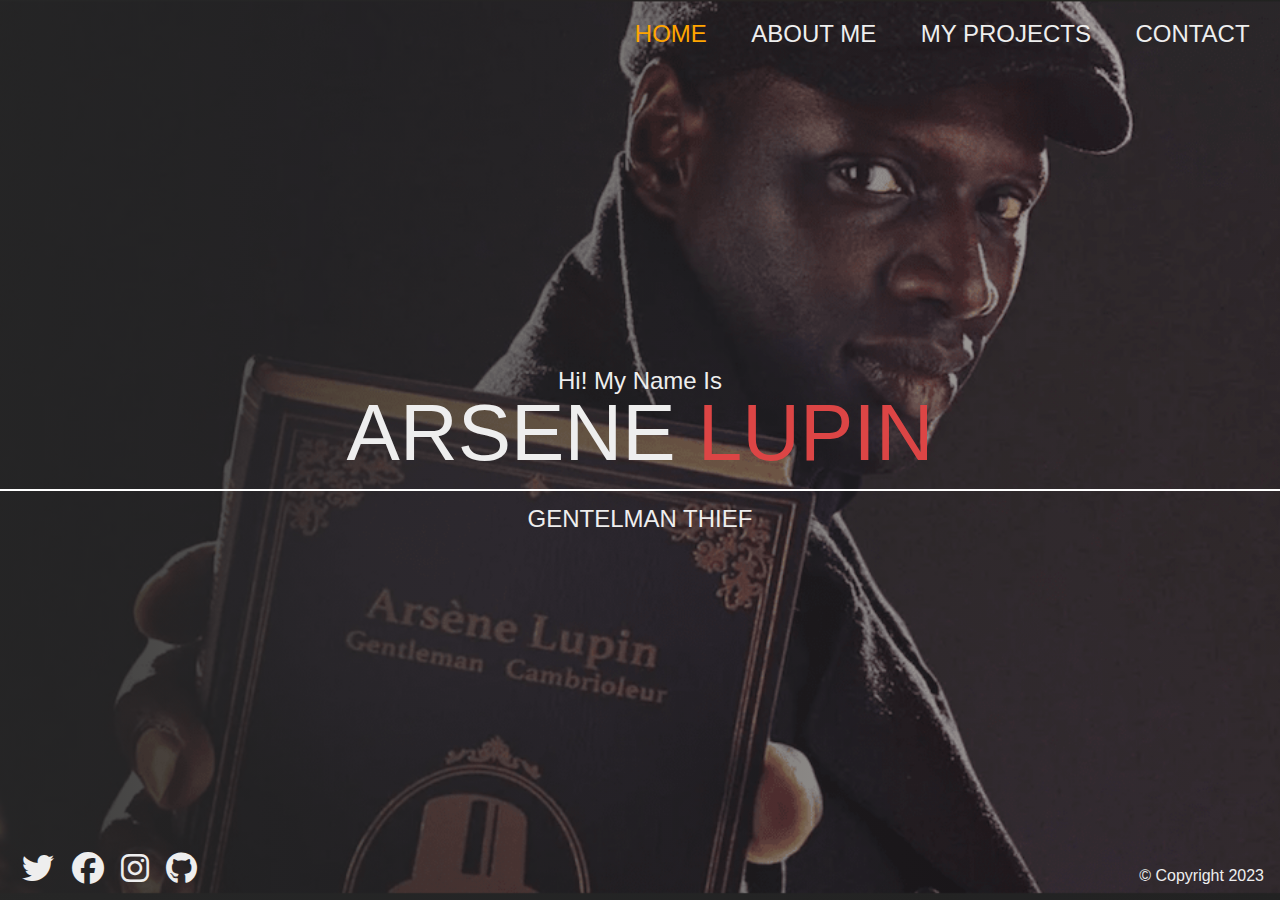
<file: index.html>
<!DOCTYPE html>
<html lang="en">
<head>
    <meta charset="UTF-8">
    <meta http-equiv="X-UA-Compatible" content="IE=edge">
    <meta name="viewport" content="width=device-width, initial-scale=1.0">
    <title>Document</title>
    <link rel="stylesheet" href="./css/main.css">
</head>
<body>
    <div class="home-bgImg-container">

      <!-- ! HOME NAV -->

            <nav class="nav">
                <ul class="nav_list">
                    <li class="nav_item"><a href="index.html" class="nav_link nav_link-active">Home</a></li>
                    <li class="nav_item"><a href="about.html" class="nav_link">About Me</a></li>
                    <li class="nav_item"><a href="proje.html" class="nav_link">My Projects</a></li>
                    <li class="nav_item"><a href="contact.html" class="nav_link">Contact</a></li>
                </ul>
            </nav>



            <!-- ! MAIN -->

            <main class="home">
                <h2>Hi! My Name Is </h2>
                <h1 class="home_name">ARSENE <span class="home_name-last"> LUPIN</span></h1>
                <h2>GENTELMAN THIEF</h2>
            </main>



<!--! HOME FOOTER -->
<footer class="horizontal">
    <div class="social-icons">
        <a href="#">
            <i class="fab fa-twitter fa-2x"></i>
        </a>
        <a href="#">
            <i class="fab fa-facebook fa-2x"></i>
        </a>
        <a href="#">
            <i class="fab fa-instagram fa-2x"></i>
        </a>
        <a href="#">
            <i class="fab fa-github fa-2x"></i>
        </a>
    </div>
    <div class="copyright">&copy; Copyright 2023</div>
</footer>












    </div>
   







</body>
</html>
</file>
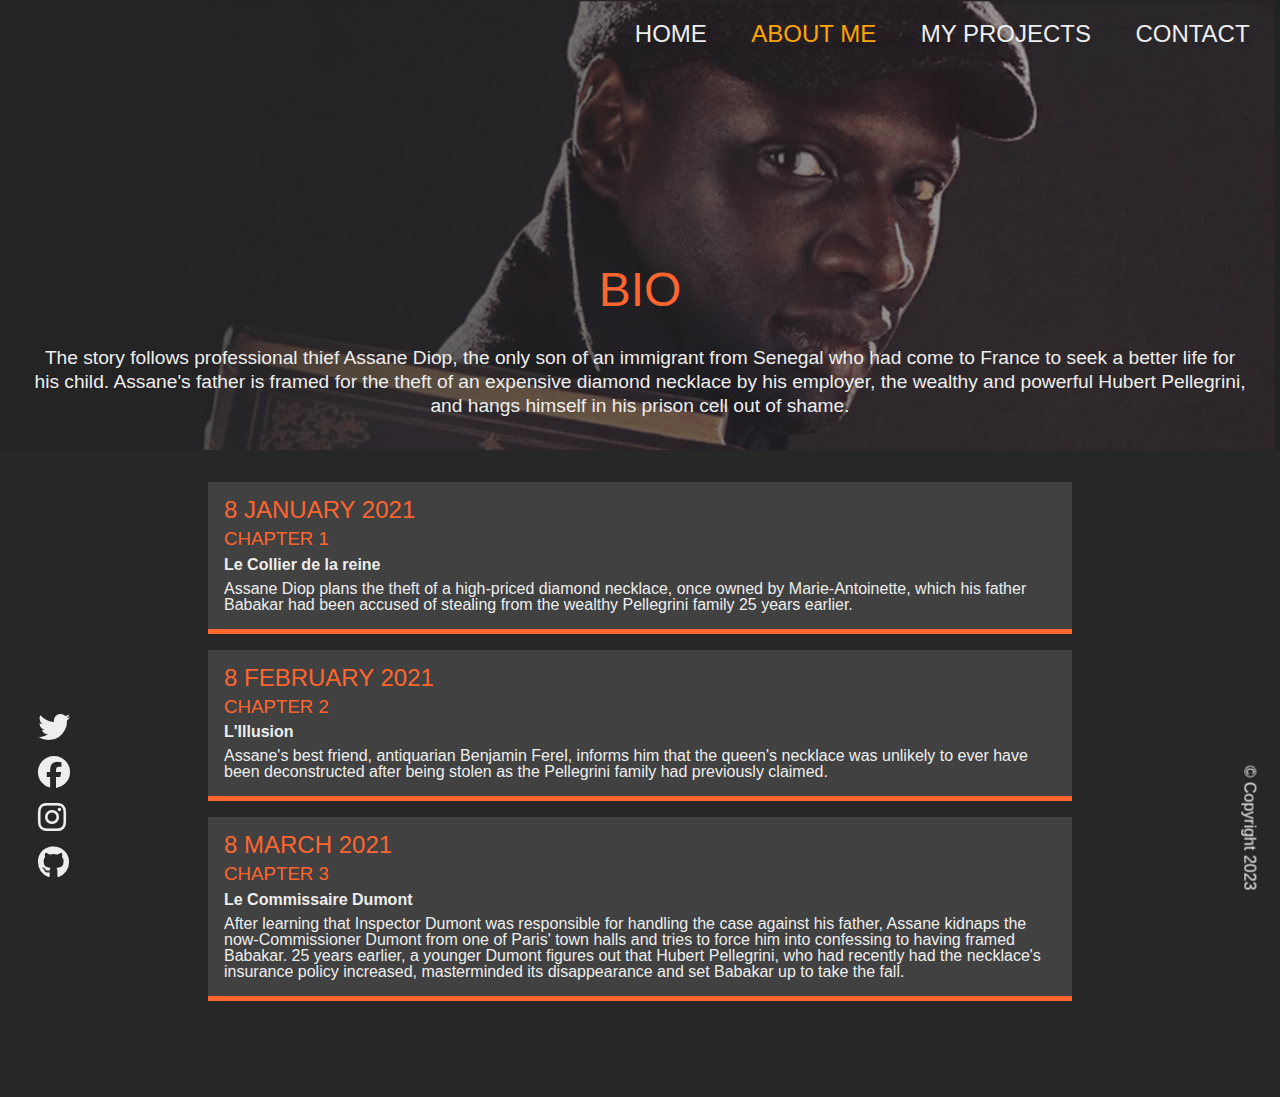
<file: about.html>
<!DOCTYPE html>
<html lang="en">

<head>
    <meta charset="UTF-8" />
    <meta http-equiv="X-UA-Compatible" content="IE=edge" />
    <meta name="viewport" content="width=device-width, initial-scale=1.0" />

    <link rel="stylesheet" href="./css/main.css" />
    <title>Portfolio-About</title>
</head>

<body>
    <div class="about-bgImg-container">
        <!-- ABOUT NAV -->
        <nav class="nav">
            <ul class="nav_list">
                <li class="nav_item">
                    <a href="index.html" class="nav_link">Home</a>
                </li>
                <li class="nav_item">
                    <a href="about.html" class="nav_link nav_link-active">About Me</a>
                </li>
                <li class="nav_item">
                    <a href="projects.html" class="nav_link">My Projects</a>
                </li>
                <li class="nav_item">
                    <a href="contact.html" class="nav_link">Contact</a>
                </li>
            </ul>
        </nav>

        <div class="about_bio-image">
            <h2> <span>BIO</span> </h2>
            <p>
            The story follows professional thief Assane Diop, the only son of an immigrant from Senegal who had come to France to
            seek a better life for his child. Assane's father is framed for the theft of an expensive diamond necklace by his
            employer, the wealthy and powerful Hubert Pellegrini, and hangs himself in his prison cell out of shame.
            </p>
        </div>
    </div>

    <!-- ABOUT MAIN -->

    <main class="about">
        <div class="about_container">
            <div class="about_job">
                <h2 class="text-secondary">8 JANUARY 2021</h2>
                <h3>CHAPTER 1</h3>
                <h6>Le Collier de la reine</h6>
                <p>
                    Assane Diop plans the theft of a high-priced diamond necklace, once owned by Marie-Antoinette, which his father Babakar
                    had been accused of stealing from the wealthy Pellegrini family 25 years earlier. 
                </p>
            </div>
            <div class="about_job">
                <h2 class="text-secondary">8 FEBRUARY 2021</h2>
                <h3>CHAPTER 2</h3>
                <h6>L'Illusion</h6>
                <p>
                    Assane's best friend, antiquarian Benjamin Ferel, informs him that the queen's necklace was unlikely to ever have been
                    deconstructed after being stolen as the Pellegrini family had previously claimed.
                </p>
            </div>
            <div class="about_job">
                <h2 class="text-secondary">8 MARCH 2021</h2>
                <h3>CHAPTER 3</h3>
                <h6>Le Commissaire Dumont</h6>
                <p>
                    After learning that Inspector Dumont was responsible for handling the case against his father, Assane kidnaps the
                    now-Commissioner Dumont from one of Paris' town halls and tries to force him into confessing to having framed Babakar.
                    25 years earlier, a younger Dumont figures out that Hubert Pellegrini, who had recently had the necklace's insurance
                    policy increased, masterminded its disappearance and set Babakar up to take the fall.
                </p>
            </div>
        </div>
    </main>

    <!-- ABOUT FOOTER -->
    <footer class="vertical">
        <div class="social-icons">
            <a href="#">
                <i class="fab fa-twitter fa-2x"></i>
            </a>
            <a href="#">
                <i class="fab fa-facebook fa-2x"></i>
            </a>
            <a href="#">
                <i class="fab fa-instagram fa-2x"></i>
            </a>
            <a href="#">
                <i class="fab fa-github fa-2x"></i>
            </a>
        </div>
        <div class="copyright">&copy; Copyright 2023</div>
    </footer>
</body>

</html>
</file>
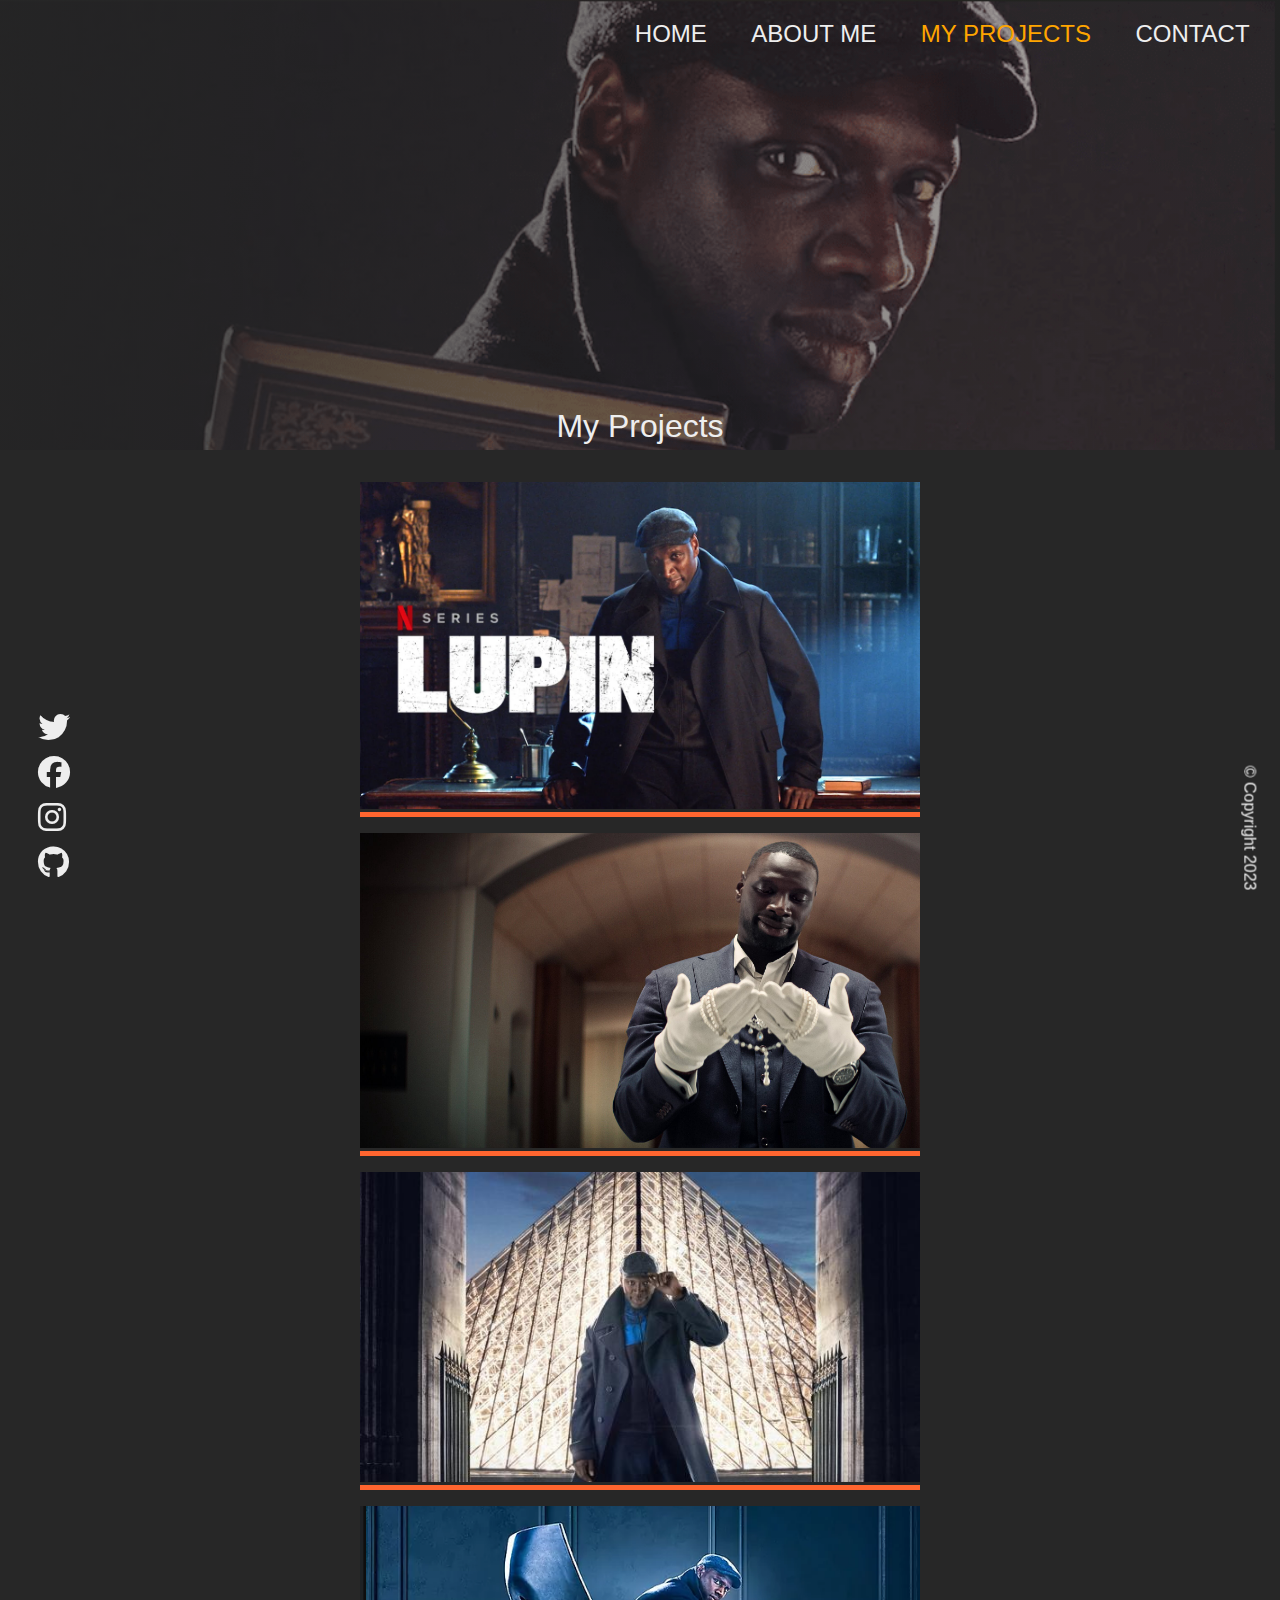
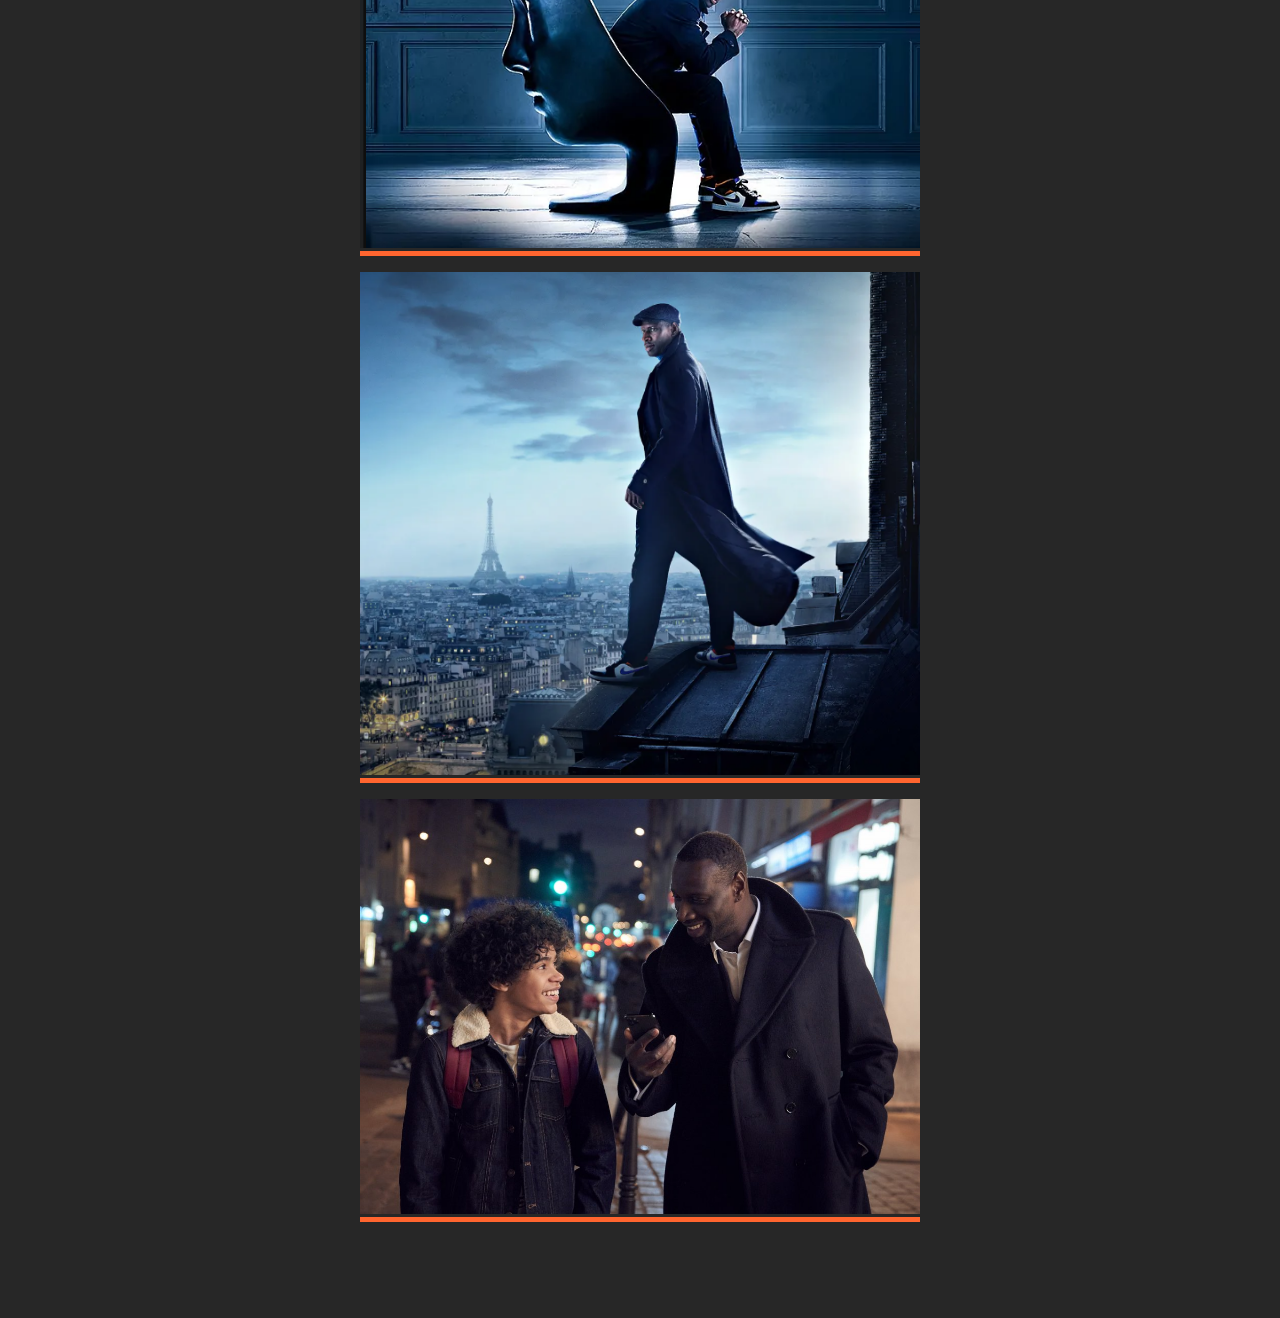
<file: projects.html>
<!DOCTYPE html>
<html lang="en">

<head>
    <meta charset="UTF-8" />
    <meta name="viewport" content="width=device-width, initial-scale=1.0" />
    <meta http-equiv="X-UA-Compatible" content="ie=edge" />

    <link rel="stylesheet" href="css/main.css" />
    <title>Portfolio-Projects</title>
</head>

<body>
    <div class="project-bgImg-container">
        <!-- PROJECT NAV -->
        <nav class="nav">
            <ul class="nav_list">
                <li class="nav_item">
                    <a href="index.html" class="nav_link">Home</a>
                </li>
                <li class="nav_item">
                    <a href="about.html" class="nav_link">About Me</a>
                </li>
                <li class="nav_item">
                    <a href="projects.html" class="nav_link nav_link-active">My Projects</a>
                </li>
                <li class="nav_item">
                    <a href="contact.html" class="nav_link">Contact</a>
                </li>
            </ul>
        </nav>

        <div class="projects_bio-image">
            <h1>My Projects</h1>
        </div>
    </div>

    <!-- PROJECT MAIN -->
    <main class="projects">
        <div class="projects_items">
            <div class="projects_item">
                <img src="img/lupin-lede.webp" alt="My Project" width="600px" />
            </div>

            <div class="projects_item">
                <img src="img/Lupin-netflix.jpeg" alt="My Project" width="600px"/>
            </div>
            <div class="projects_item">
                <img src="img/wallpapersden.com_netflix-lupin_wxl.jpg" alt="My Project" width="600px" />
            </div>
            <div class="projects_item">
                <img src="img/Screenshot_20230407_174102.png" alt="My Project" width="600px"/>
            </div>

            <div class="projects_item">
                <img src="img/Screenshot_20230407_173731.png" alt="My Project" width="600px"/>
            </div>
            <div class="projects_item">
                <img src="img/al_101_unit_01157_jpg_1100x0_crop_q85.jpg" alt="My Project" width="600px"/>
            </div>
            
        </div>
    </main>

    <!-- PROJECT FOOTER -->
    <footer class="vertical">
        <div class="social-icons">
            <a href="#">
                <i class="fab fa-twitter fa-2x"></i>
            </a>
            <a href="#">
                <i class="fab fa-facebook fa-2x"></i>
            </a>
            <a href="#">
                <i class="fab fa-instagram fa-2x"></i>
            </a>
            <a href="#">
                <i class="fab fa-github fa-2x"></i>
            </a>
        </div>

        <div class="copyright">&copy; Copyright 2023</div>
    </footer>
</body>

</html>
</file>
<file: css/main.css>
@import url("https://cdnjs.cloudflare.com/ajax/libs/font-awesome/6.4.0/css/all.min.css");
* {
  margin: 0;
  padding: 0;
  box-sizing: border-box;
}

.home-bgImg-container {
  height: 100vh;
  width: 100%;
  background-position: center center;
  background: linear-gradient(to right, rgba(39, 39, 39, 0.9), rgba(39, 39, 39, 0.3)), url("../img/Screenshot_20230408_020306.png");
  background-repeat: no-repeat;
  background-size: cover;
}

.home {
  height: 80vh;
  display: flex;
  flex-direction: column;
  justify-content: center;
  align-items: center;
}
.home_name {
  font-size: 5rem;
  padding-bottom: 1rem;
  margin-bottom: 1rem;
  border-bottom: 2px solid white;
  width: 100%;
  text-align: center;
}
.home_name-last {
  color: rgb(220, 69, 69);
}

.contact-bgImg-container {
  height: 100vh;
  width: 100%;
  background-position: center center;
  background: linear-gradient(to right, rgba(39, 39, 39, 0.9), rgba(39, 39, 39, 0.3)), url("../img/Screenshot_20230408_020306.png");
  background-repeat: no-repeat;
  background-size: cover;
}
.contact-bgImg-container nav {
  height: 40vh;
}

.contact {
  height: 40vh;
  display: flex;
  flex-direction: column;
  justify-content: center;
  text-align: center;
}
.contact h2 {
  font-size: 3rem;
  margin-bottom: 2rem;
}
.contact_list {
  display: flex;
  flex-direction: column;
  flex-wrap: wrap;
  justify-content: center;
  align-items: center;
  gap: 2.5rem 2rem;
}
.contact .text-secondary {
  color: #ff652f;
}

.project-bgImg-container {
  height: 50vh;
  width: 100%;
  background-position: center center;
  background: linear-gradient(to right, rgba(39, 39, 39, 0.9), rgba(39, 39, 39, 0.3)), url("../img/Screenshot_20230408_020306.png");
  background-repeat: no-repeat;
  background-size: cover;
  display: flex;
  flex-direction: column;
  justify-content: space-between;
}
.project-bgImg-container .projects_bio-image {
  text-align: center;
  margin-bottom: 0.5rem;
}

.projects_items {
  width: 100%;
  display: flex;
  flex-wrap: wrap;
  justify-content: center;
  padding: 2rem 5rem;
  gap: 1rem;
}
.projects_item {
  width: 100%;
  cursor: pointer;
  border-bottom: 5px solid #ff652f;
  position: relative;
}
.projects_item img {
  width: 100%;
}
.projects_item::after {
  content: "";
  width: 100%;
  height: 100%;
  background-color: #ff652f;
  position: absolute;
  left: 0;
  opacity: 0;
  transition: all 0.5s;
}
.projects_item:hover::after {
  opacity: 0.7;
}

.about-bgImg-container {
  height: 50vh;
  width: 100%;
  background-position: center center;
  background: linear-gradient(to right, rgba(39, 39, 39, 0.9), rgba(39, 39, 39, 0.3)), url("../img/Screenshot_20230408_020306.png");
  background-repeat: no-repeat;
  background-size: cover;
  display: flex;
  flex-direction: column;
  justify-content: space-between;
}
.about-bgImg-container .about_bio-image {
  text-align: center;
}
.about-bgImg-container .about_bio-image span {
  color: #ff652f;
}
.about-bgImg-container h2 {
  font-size: 3rem;
  margin-bottom: 0.3rem;
}
.about-bgImg-container p {
  font-size: 1.2rem;
  margin: 2rem;
  line-height: 1.5rem;
}

.about_container {
  width: 70%;
  margin: 2rem auto;
}
.about_job {
  margin: 1rem;
  background-color: #414141;
  padding: 1rem;
  border-bottom: 5px solid #ff652f;
}
.about_job h2, .about_job h3 {
  margin: 1rem, 0;
  padding-bottom: 0.5rem;
  color: #ff652f;
}
.about_job h6 {
  padding-bottom: 0.5rem;
  font-size: 1rem;
}

.nav {
  height: 10vh;
  padding: 1rem;
}
.nav_list {
  text-align: right;
}
.nav_item {
  display: inline-block;
  padding: 1rem;
}
.nav_link {
  font-size: 1rem;
  text-transform: uppercase;
  font-weight: 500;
  transition: all 0.7s;
}
.nav_link:hover {
  color: blue;
}
.nav_link-active {
  color: orange;
}

.link-style a, footer.middle a, footer.vertical a, footer.horizontal a {
  padding: 0.4rem;
  transition: all 1s;
}
.link-style a:hover, footer.middle a:hover, footer.vertical a:hover, footer.horizontal a:hover {
  color: #ff652f;
}

footer.horizontal {
  height: 10vh;
  display: flex;
  justify-content: space-between;
  align-items: flex-end;
  padding: 1rem;
}

footer.vertical {
  display: flex;
  justify-content: space-between;
  padding: 2rem;
}
footer.vertical .social-icons {
  display: flex;
  flex-direction: column;
  position: fixed;
  bottom: 1rem;
}
footer.vertical .copyright {
  position: fixed;
  bottom: 1rem;
  right: 3rem;
  transform: rotate(90deg) translate(-3rem, -5rem);
}

footer.middle {
  height: 20vh;
  display: flex;
  flex-direction: column;
  justify-content: flex-start;
  align-items: center;
  padding: 1rem;
  gap: 1rem;
}

@media screen and (min-width: 0px) {
  .nav {
    padding: 0.5rem;
  }
  .nav_list {
    text-align: center;
  }
  .nav_item {
    padding-right: 0.7rem;
  }
  .nav .nav_link {
    font-size: 0.9rem;
  }
  .contact h2 {
    font-size: 2rem;
    margin-bottom: 1rem;
  }
  .contact_list {
    gap: 2rem 1.2rem;
    font-size: 1.2rem;
  }
}
@media screen and (min-width: 576px) {
  .nav {
    padding: 0.4rem;
  }
  .nav_list {
    text-align: right;
  }
  .nav_item {
    padding-right: 1rem;
  }
  .nav .nav_link {
    font-size: 1rem;
  }
  .nav .about_bio-image {
    margin-top: 1.5rem;
  }
  .nav .about_bio-image p {
    margin-bottom: 1.5rem;
  }
  .contact h2 {
    font-size: 2.5rem;
    margin-bottom: 1.5rem;
  }
  .contact_list {
    gap: 2.5rem 2rem;
    font-size: 1.5rem;
  }
}
@media screen and (min-width: 768px) {
  .nav_item {
    padding-right: 1.3rem;
  }
  .nav .nav_link {
    font-size: 1.3rem;
  }
  .projects_item {
    width: 100%;
  }
}
@media screen and (min-width: 1024px) {
  .nav_item {
    padding-right: 1.5rem;
  }
  .nav .nav_link {
    font-size: 1.5rem;
  }
  .projects_item {
    width: 50%;
  }
  .contact_list {
    flex-direction: row;
  }
}
@media screen and (min-width: 1600px) {
  .projects_item {
    width: 33%;
  }
}
body {
  font-family: "Segoe UI", Tahoma, Geneva, Verdana, sans-serif;
  color: #eee;
  background-color: #272727;
  height: 100vh;
  line-height: 1;
}

a {
  text-decoration: none;
  color: #eee;
}

h1, h2, h3 {
  font-weight: 400;
}

/*# sourceMappingURL=main.css.map */
</file>
